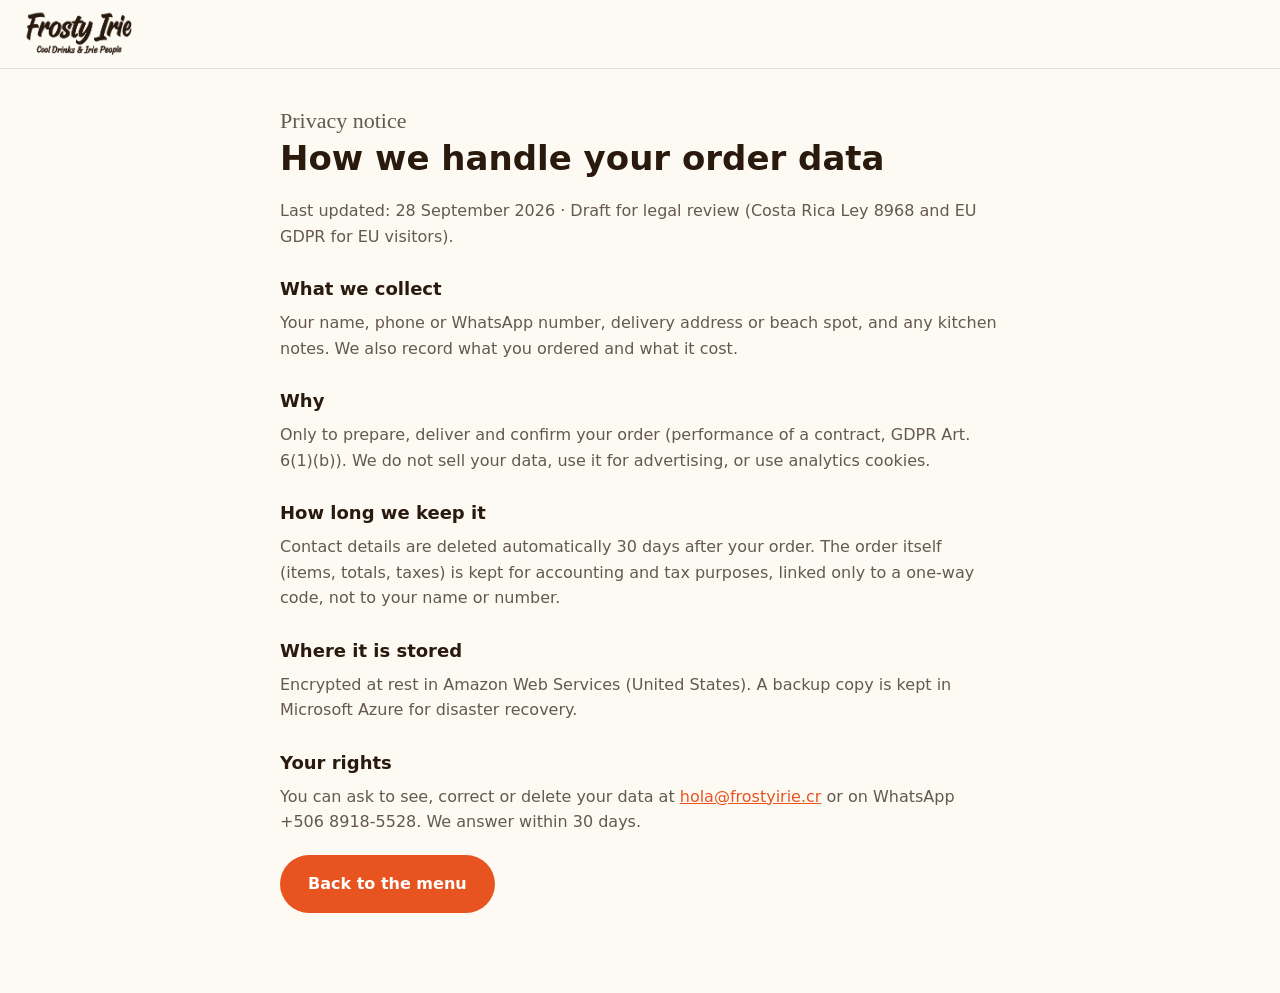
<file: app/web/privacy.html>
<!DOCTYPE html>
<html lang="en">
<head>
<meta charset="UTF-8">
<meta name="viewport" content="width=device-width, initial-scale=1">
<title>Privacy Notice · Frosty Irie</title>
<meta http-equiv="Content-Security-Policy" content="default-src 'self'; style-src 'self' https://fonts.googleapis.com; font-src https://fonts.gstatic.com; img-src 'self'">
<link rel="icon" href="assets/favicon.svg" type="image/svg+xml">
<link href="https://fonts.googleapis.com/css2?family=Unbounded:wght@600;800&family=Nunito:wght@400;600;700;800&family=Caveat:wght@700&display=swap" rel="stylesheet">
<link rel="stylesheet" href="styles.css">
</head>
<body>
<header class="nav"><a href="index.html" class="brand"><img src="assets/logo-wordmark.png" alt="Frosty Irie" width="160" height="69"></a></header>
<main class="wrap doc">
  <p class="eyebrow">Privacy notice</p>
  <h1>How we handle your order data</h1>
  <p class="muted">Last updated: 28 September 2026 · Draft for legal review (Costa Rica Ley 8968 and EU GDPR for EU visitors).</p>

  <h2>What we collect</h2>
  <p>Your name, phone or WhatsApp number, delivery address or beach spot, and any kitchen notes. We also record what you ordered and what it cost.</p>

  <h2>Why</h2>
  <p>Only to prepare, deliver and confirm your order (performance of a contract, GDPR Art. 6(1)(b)). We do not sell your data, use it for advertising, or use analytics cookies.</p>

  <h2>How long we keep it</h2>
  <p>Contact details are deleted automatically 30 days after your order. The order itself (items, totals, taxes) is kept for accounting and tax purposes, linked only to a one-way code, not to your name or number.</p>

  <h2>Where it is stored</h2>
  <p>Encrypted at rest in Amazon Web Services (United States). A backup copy is kept in Microsoft Azure for disaster recovery.</p>

  <h2>Your rights</h2>
  <p>You can ask to see, correct or delete your data at <a href="mailto:hola@frostyirie.cr">hola@frostyirie.cr</a> or on WhatsApp +506 8918-5528. We answer within 30 days.</p>
  <p><a class="btn btn-fire" href="index.html">Back to the menu</a></p>
</main>
</body>
</html>
</file>
<file: app/web/styles.css>
/* Frosty Irie ordering site — warm Caribbean palette from the Pizza Corner draft */
:root{
  --fire:#E85420; --fire-lt:#F47040; --fire-pale:#FEF0EB;
  --ocean:#0B7FAB; --ocean-pale:#E5F5FB;
  --lime:#5B9E1A; --gold:#F0B420;
  --sand:#F5EDDB; --cream:#FDFAF4; --white:#fff;
  --dusk:#2A1A0E; --dusk-70:rgba(42,26,14,.72); --dusk-45:rgba(42,26,14,.45);
  --line:rgba(42,26,14,.12);
  --wa:#1FAE55;
  --r-sm:10px; --r-md:16px; --r-lg:24px;
  --shadow:0 10px 30px rgba(42,26,14,.12);
  --head:'Unbounded',system-ui,sans-serif; --body:'Nunito',system-ui,sans-serif; --hand:'Caveat',cursive;
}
*,*::before,*::after{box-sizing:border-box;margin:0;padding:0}
html{scroll-behavior:smooth}
body{font-family:var(--body);background:var(--cream);color:var(--dusk);line-height:1.6;-webkit-font-smoothing:antialiased}
a{color:inherit}
img{max-width:100%;display:block}
button{font:inherit;cursor:pointer}
.wrap{max-width:1180px;margin:0 auto;padding:0 20px}
.skip{position:absolute;left:-999px}.skip:focus{left:12px;top:12px;background:var(--white);padding:8px 12px;z-index:99}
:focus-visible{outline:3px solid var(--ocean);outline-offset:2px}
.muted{color:var(--dusk-70)} .tiny{font-size:12px;color:var(--dusk-45)} .center{text-align:center}
.fire{color:var(--fire)} .ocean{color:var(--ocean)}
.eyebrow{font-family:var(--hand);font-size:22px;color:var(--fire);line-height:1.1}

/* top line + nav */
.topline{background:var(--dusk);color:rgba(255,255,255,.7);font-size:13px;padding:7px 20px;display:flex;justify-content:space-between;gap:12px;flex-wrap:wrap}
.topline strong{color:#fff}
.hh{color:var(--gold);font-weight:800}
.nav{position:sticky;top:0;z-index:40;display:flex;align-items:center;justify-content:space-between;gap:16px;padding:8px 20px;background:rgba(253,250,244,.96);backdrop-filter:blur(12px);border-bottom:1px solid var(--line)}
.brand img{height:52px;width:auto}
.nav-links{display:flex;gap:26px}
.nav-links a{text-decoration:none;font-weight:700;color:var(--dusk-70)}
.nav-links a:hover{color:var(--fire)}
.cart-btn{position:relative;display:flex;align-items:center;gap:8px;background:var(--dusk);color:#fff;border:0;border-radius:999px;padding:10px 18px;font-weight:800}
.cart-btn:hover{background:var(--fire)}
.badge{position:absolute;top:-6px;right:-6px;min-width:22px;height:22px;border-radius:11px;background:var(--fire);color:#fff;font-size:12px;display:grid;place-items:center;border:2px solid var(--cream);padding:0 5px}

/* hero */
.hero{position:relative;background:radial-gradient(1200px 500px at 85% 0%,#6B3414 0%,transparent 60%),linear-gradient(160deg,var(--dusk),#4A2410);color:#fff;padding:72px 0 120px;overflow:hidden}
.hero-inner{max-width:1180px;margin:0 auto;padding:0 20px}
.hero .eyebrow{color:var(--gold)}
.hero h1{font-family:var(--head);font-weight:800;font-size:clamp(34px,6vw,68px);line-height:1.05;letter-spacing:-1.5px;margin:10px 0 18px}
.hero .accent{color:var(--fire-lt)}
.lead{max-width:560px;font-size:18px;color:rgba(255,255,255,.78)}
.hero-ctas{display:flex;gap:12px;flex-wrap:wrap;margin:28px 0 36px}
.modes{list-style:none;display:grid;grid-template-columns:repeat(3,minmax(0,1fr));gap:12px;max-width:760px}
.modes li{display:flex;gap:12px;align-items:center;background:rgba(255,255,255,.08);border:1px solid rgba(255,255,255,.14);border-radius:var(--r-md);padding:14px}
.modes span{font-size:28px}
.modes small{display:block;color:rgba(255,255,255,.6)}
.wave{position:absolute;left:0;right:0;bottom:-1px;width:100%;height:70px;fill:var(--cream)}

.btn{display:inline-flex;align-items:center;justify-content:center;gap:8px;border-radius:999px;padding:14px 26px;font-weight:800;text-decoration:none;border:2px solid transparent;transition:transform .15s,background .15s}
.btn:hover{transform:translateY(-1px)}
.btn-fire{background:var(--fire);color:#fff}.btn-fire:hover{background:var(--fire-lt)}
.btn-fire:disabled{opacity:.6;cursor:progress;transform:none}
.btn-ghost{border-color:rgba(255,255,255,.4);color:#fff}
.btn-wa{background:var(--wa);color:#fff}
.btn-sand{background:var(--sand);color:var(--dusk);border-color:var(--line)}
.block{width:100%}

/* menu */
.menu{padding:64px 0 80px}
.section-head{text-align:center;margin-bottom:28px}
.section-head h2,.visit h2{font-family:var(--head);font-size:clamp(28px,4vw,44px);letter-spacing:-.8px;line-height:1.15;margin:6px 0 10px}
.tabs{display:flex;gap:8px;overflow-x:auto;padding:4px 2px 10px;justify-content:center;scrollbar-width:none}
.tab{white-space:nowrap;border:2px solid var(--line);background:var(--white);border-radius:999px;padding:10px 18px;font-weight:800;color:var(--dusk-70)}
.tab[aria-selected="true"]{background:var(--dusk);border-color:var(--dusk);color:#fff}
.cat-blurb{text-align:center;color:var(--dusk-70);margin:6px 0 26px;min-height:1.6em}
.grid{display:grid;grid-template-columns:repeat(auto-fill,minmax(260px,1fr));gap:18px}
.card{background:var(--white);border:1.5px solid var(--line);border-radius:var(--r-lg);padding:20px;display:flex;flex-direction:column;gap:10px;transition:box-shadow .2s,border-color .2s}
.card:hover{box-shadow:var(--shadow);border-color:rgba(232,84,32,.4)}
.card-top{display:flex;align-items:flex-start;gap:12px}
.card-emoji{font-size:34px;width:56px;height:56px;border-radius:var(--r-md);background:var(--fire-pale);display:grid;place-items:center;flex-shrink:0}
.card h3{font-family:var(--head);font-size:16px;line-height:1.25}
.card p{font-size:14px;color:var(--dusk-70)}
.tag{display:inline-block;font-size:11px;font-weight:800;letter-spacing:.5px;text-transform:uppercase;padding:3px 9px;border-radius:999px;background:#FEF7E0;color:#A87400;margin-top:4px}
.sizes{display:flex;flex-wrap:wrap;gap:6px}
.size{border:1.5px solid var(--line);background:var(--sand);border-radius:999px;padding:6px 11px;font-size:13px;font-weight:800;color:var(--dusk-70)}
.size[aria-pressed="true"]{border-color:var(--fire);background:var(--fire-pale);color:var(--fire)}
.card-foot{margin-top:auto;display:flex;align-items:center;justify-content:space-between;gap:10px}
.price{font-family:var(--hand);font-size:28px;color:var(--fire);line-height:1}
.price s{font-size:18px;color:var(--dusk-45);margin-right:6px}
.add{background:var(--fire);color:#fff;border:0;border-radius:999px;padding:10px 18px;font-weight:800}
.add:hover{background:var(--fire-lt)}

.how{background:var(--sand);padding:56px 0}
.how-grid{display:grid;grid-template-columns:repeat(3,1fr);gap:24px}
.how h3{font-family:var(--head);font-size:17px;margin:10px 0 6px}
.how p{color:var(--dusk-70)}
.step{display:inline-grid;place-items:center;width:40px;height:40px;border-radius:50%;background:var(--fire);color:#fff;font-weight:800}

.visit{padding:72px 0}
.visit-grid{display:grid;grid-template-columns:1.1fr 1fr;gap:48px;align-items:center}
.visit p{color:var(--dusk-70);font-size:17px}
.facts{background:var(--white);border:1px solid var(--line);border-radius:var(--r-lg);padding:8px 22px}
.facts div{padding:14px 0;border-bottom:1px solid var(--line)}.facts div:last-child{border:0}
.facts dt{font-size:12px;font-weight:800;text-transform:uppercase;letter-spacing:1px;color:var(--dusk-45)}
.facts dd{font-weight:700}
.facts a{color:var(--fire);text-decoration:none}

.foot{background:var(--dusk);color:rgba(255,255,255,.6);text-align:center;padding:44px 20px;display:flex;flex-direction:column;align-items:center;gap:10px;font-size:14px}
.foot a{color:#fff}

/* drawer */
.scrim{position:fixed;inset:0;background:rgba(42,26,14,.5);z-index:60}
.drawer{position:fixed;top:0;right:0;bottom:0;width:min(460px,100vw);background:var(--cream);z-index:70;transform:translateX(100%);transition:transform .3s cubic-bezier(.4,0,.2,1);display:flex;flex-direction:column;box-shadow:-20px 0 60px rgba(42,26,14,.2)}
.drawer.open{transform:none}
.drawer-head{display:flex;justify-content:space-between;align-items:center;padding:18px 22px;border-bottom:1px solid var(--line);background:var(--sand)}
.drawer-head h2{font-family:var(--head);font-size:19px}
.icon-btn{width:36px;height:36px;border-radius:50%;border:1.5px solid var(--line);background:var(--white)}
.drawer-body{flex:1;overflow-y:auto;padding:16px 22px 28px}
.empty{text-align:center;padding:40px 0;color:var(--dusk-70)}.empty span{font-size:46px}
.lines{list-style:none}
.line{display:grid;grid-template-columns:44px 1fr auto;gap:12px;align-items:center;padding:12px 0;border-bottom:1px solid var(--line)}
.line .e{font-size:24px;width:44px;height:44px;border-radius:var(--r-sm);background:var(--fire-pale);display:grid;place-items:center}
.line strong{display:block;font-size:14px}.line small{color:var(--dusk-45);font-weight:700}
.qty{display:flex;align-items:center;gap:6px}
.qty button{width:28px;height:28px;border-radius:50%;border:1.5px solid var(--line);background:var(--white);font-weight:800}
.qty span{min-width:18px;text-align:center;font-weight:800}
.checkout{margin-top:18px;display:flex;flex-direction:column;gap:12px}
.seg{border:0;display:grid;grid-template-columns:repeat(3,1fr);gap:8px}
.seg legend{font-weight:800;margin-bottom:8px}
.seg label{border:2px solid var(--line);border-radius:var(--r-sm);background:var(--white);padding:10px 6px;text-align:center;font-weight:800;font-size:13px;cursor:pointer}
.seg input{position:absolute;opacity:0}
.seg label:has(input:checked){border-color:var(--fire);background:var(--fire-pale);color:var(--fire)}
.seg label:has(input:focus-visible){outline:3px solid var(--ocean)}
.field{display:flex;flex-direction:column;gap:5px;font-weight:800;font-size:14px}
.field small{font-weight:600;color:var(--dusk-45)}
.field input,.field textarea{font:inherit;font-weight:600;border:1.5px solid var(--line);border-radius:var(--r-sm);padding:11px 12px;background:var(--white);color:var(--dusk)}
.field input:focus,.field textarea:focus{border-color:var(--fire);outline:none}
.field[hidden]{display:none}
.hp{position:absolute;left:-9999px;height:0;overflow:hidden}
.consent{display:flex;gap:10px;font-size:13px;color:var(--dusk-70);align-items:flex-start}
.consent input{margin-top:3px;accent-color:var(--fire);width:18px;height:18px;flex-shrink:0}
.consent a{color:var(--fire)}
.totals{background:var(--sand);border-radius:var(--r-md);padding:12px 16px}
.totals div{display:flex;justify-content:space-between;font-size:14px;padding:3px 0}
.totals .grand{font-family:var(--head);font-size:18px;border-top:1px solid var(--line);margin-top:6px;padding-top:8px;color:var(--fire)}
.form-error{color:#B3261E;font-weight:700;font-size:14px;min-height:1em}

.modal{position:fixed;inset:0;background:rgba(42,26,14,.6);z-index:90;display:grid;place-items:center;padding:20px}
.modal[hidden]{display:none}
.modal-box{background:var(--cream);border-radius:var(--r-lg);padding:32px 28px;max-width:440px;width:100%;text-align:center;display:flex;flex-direction:column;gap:12px}
.modal-icon{font-size:54px}
.modal-box h2{font-family:var(--head);font-size:22px}
.order-id{font-family:var(--hand);font-size:26px;color:var(--fire)}
.toast{position:fixed;left:50%;bottom:24px;transform:translate(-50%,120px);background:var(--dusk);color:#fff;padding:12px 20px;border-radius:999px;font-weight:700;z-index:95;transition:transform .25s}
.toast.show{transform:translate(-50%,0)}

@media (max-width:760px){
  .nav-links{display:none}
  .modes{grid-template-columns:1fr}
  .how-grid,.visit-grid{grid-template-columns:1fr}
  .tabs{justify-content:flex-start}
  .hero{padding:48px 0 100px}
}
@media (prefers-reduced-motion:reduce){*{transition:none!important;scroll-behavior:auto!important}}

/* privacy page */
.doc{max-width:760px;padding-top:40px;padding-bottom:80px}
.doc h1{font-family:var(--head);font-size:34px;margin:6px 0 20px;line-height:1.15}
.doc h2{font-family:var(--head);font-size:18px;margin:26px 0 6px}
.doc p{color:var(--dusk-70)}
.doc a{color:var(--fire)}
.doc .btn{color:#fff;margin-top:20px}
</file>
